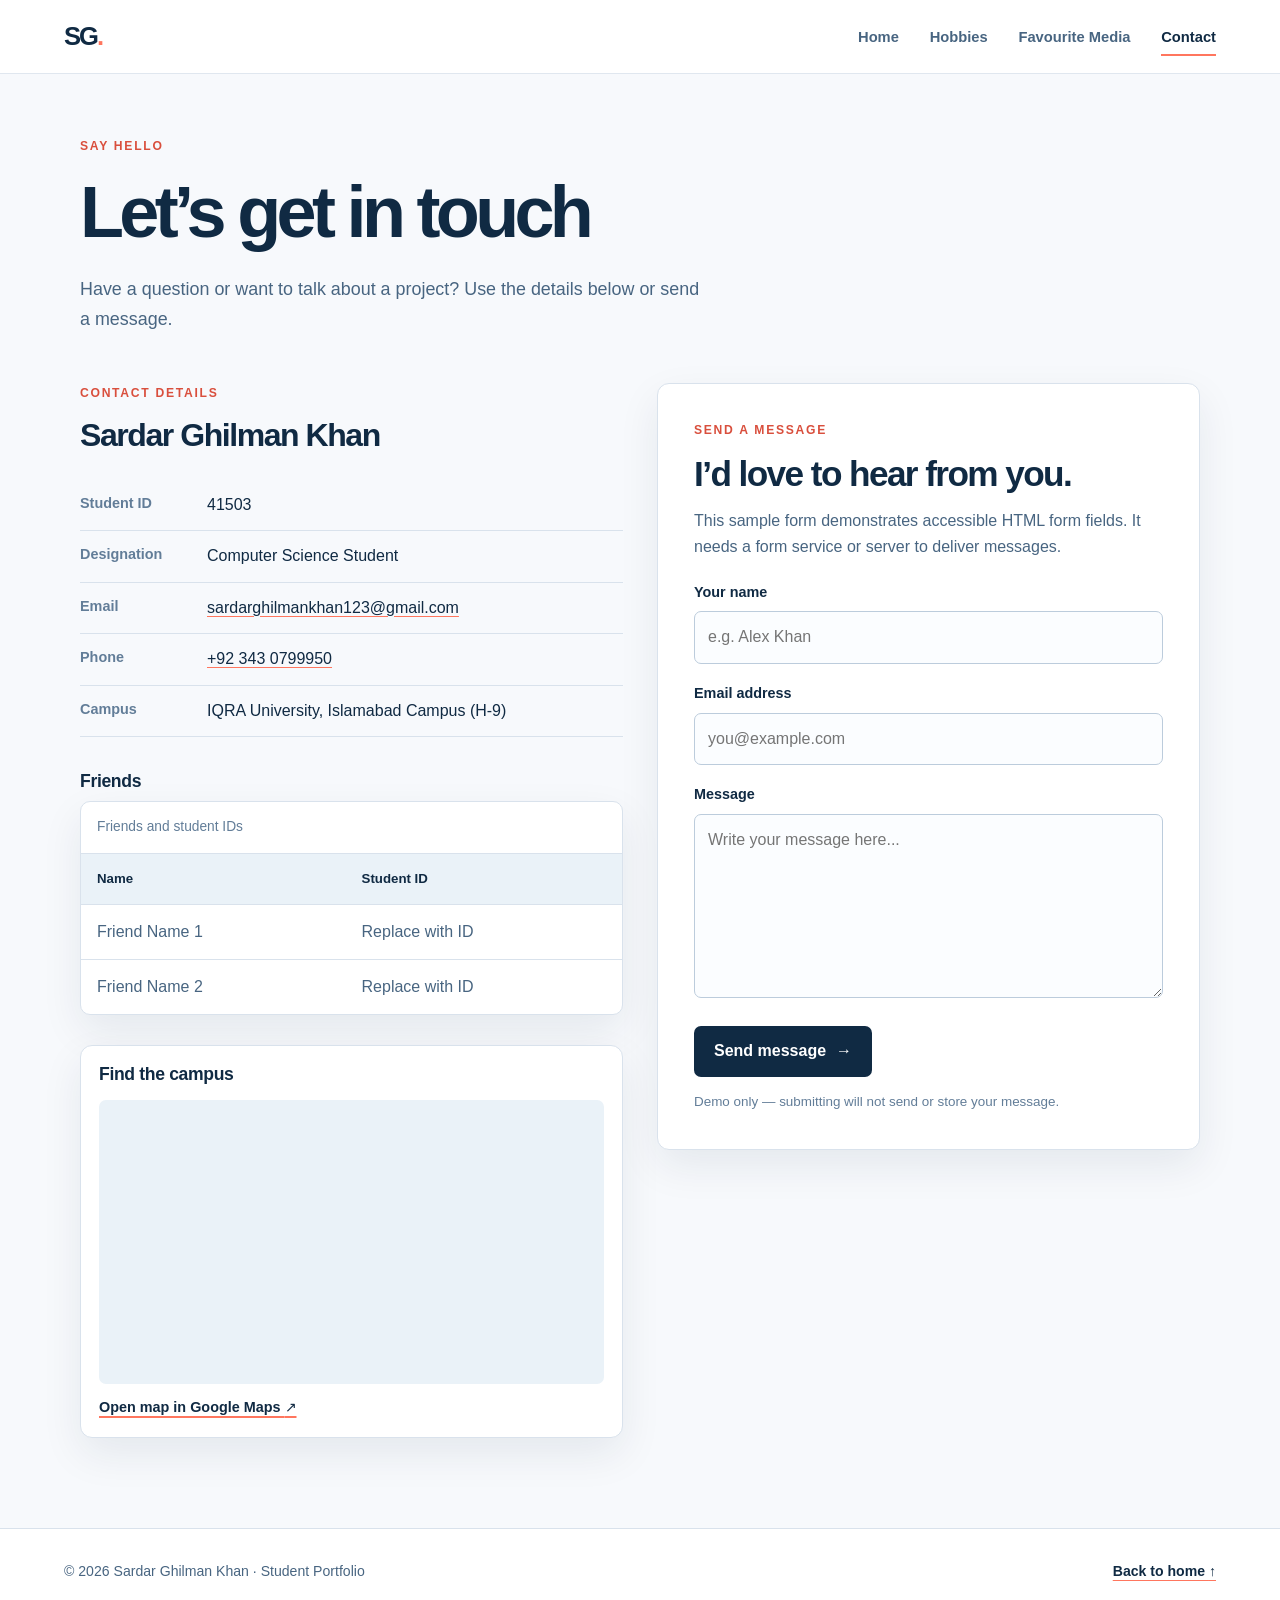
<file: contact.html>
<!doctype html>
<html lang="en">
<head>
  <meta charset="utf-8">
  <meta name="viewport" content="width=device-width, initial-scale=1">
  <meta name="description" content="Contact Sardar Ghilman Khan, Computer Science student at IQRA University Islamabad Campus.">
  <meta name="theme-color" content="#102a43">
  <title>Contact | Sardar Ghilman Khan</title>
  <link rel="icon" href="images/favicon.svg" type="image/svg+xml">
  <link rel="stylesheet" href="css/style.css">
</head>
<body>
  <header class="site-header">
    <a class="brand" href="index.html" aria-label="Sardar Ghilman Khan portfolio home">SG<span>.</span></a>
    <nav class="site-nav" aria-label="Main navigation">
      <a href="index.html">Home</a><a href="hobbies.html">Hobbies</a><a href="media.html">Favourite Media</a><a aria-current="page" href="contact.html">Contact</a>
    </nav>
  </header>
  <main class="page-width page-main">
    <header class="page-heading"><p class="eyebrow">Say hello</p><h1>Let’s get in touch</h1><p class="lead">Have a question or want to talk about a project? Use the details below or send a message.</p></header>
    <div class="contact-grid">
      <section class="contact-details" aria-labelledby="details-title"><p class="eyebrow">Contact details</p><h2 id="details-title">Sardar Ghilman Khan</h2>
        <dl class="details-list"><div><dt>Student ID</dt><dd>41503</dd></div><div><dt>Designation</dt><dd>Computer Science Student</dd></div><div><dt>Email</dt><dd><a href="mailto:sardarghilmankhan123@gmail.com">sardarghilmankhan123@gmail.com</a></dd></div><div><dt>Phone</dt><dd><a href="tel:+923430799950">+92 343 0799950</a></dd></div><div><dt>Campus</dt><dd>IQRA University, Islamabad Campus (H-9)</dd></div></dl>
        <h3 class="friends-heading">Friends</h3><div class="table-wrap"><table><caption>Friends and student IDs</caption><thead><tr><th scope="col">Name</th><th scope="col">Student ID</th></tr></thead><tbody><tr><td>Friend Name 1</td><td>Replace with ID</td></tr><tr><td>Friend Name 2</td><td>Replace with ID</td></tr></tbody></table></div>
        <div class="map-card"><h3>Find the campus</h3><div class="map-frame"><iframe src="https://maps.google.com/maps?q=IQRA%20University%20Islamabad%20Campus%20H-9&amp;output=embed" title="Map showing IQRA University Islamabad Campus in H-9" loading="lazy" referrerpolicy="no-referrer-when-downgrade" allowfullscreen></iframe></div><p><a class="text-link" href="https://maps.google.com/?q=IQRA+University+Islamabad+Campus+H-9" target="_blank" rel="noopener noreferrer">Open map in Google Maps <span aria-hidden="true">↗</span></a></p></div>
      </section>
      <section class="form-card" aria-labelledby="form-title"><p class="eyebrow">Send a message</p><h2 id="form-title">I’d love to hear from you.</h2><p class="section-intro">This sample form demonstrates accessible HTML form fields. It needs a form service or server to deliver messages.</p>
        <form action="#" method="post">
          <div class="form-field"><label for="name">Your name</label><input id="name" name="name" type="text" autocomplete="name" placeholder="e.g. Alex Khan" required></div>
          <div class="form-field"><label for="email">Email address</label><input id="email" name="email" type="email" autocomplete="email" placeholder="you@example.com" required></div>
          <div class="form-field"><label for="message">Message</label><textarea id="message" name="message" rows="6" placeholder="Write your message here..." required></textarea></div>
          <button class="button" type="submit">Send message <span aria-hidden="true">→</span></button>
          <p class="form-note">Demo only — submitting will not send or store your message.</p>
        </form>
      </section>
    </div>
  </main>
  <footer class="site-footer"><p>© 2026 Sardar Ghilman Khan · Student Portfolio</p><a href="index.html">Back to home <span aria-hidden="true">↑</span></a></footer>
</body>
</html>
</file>
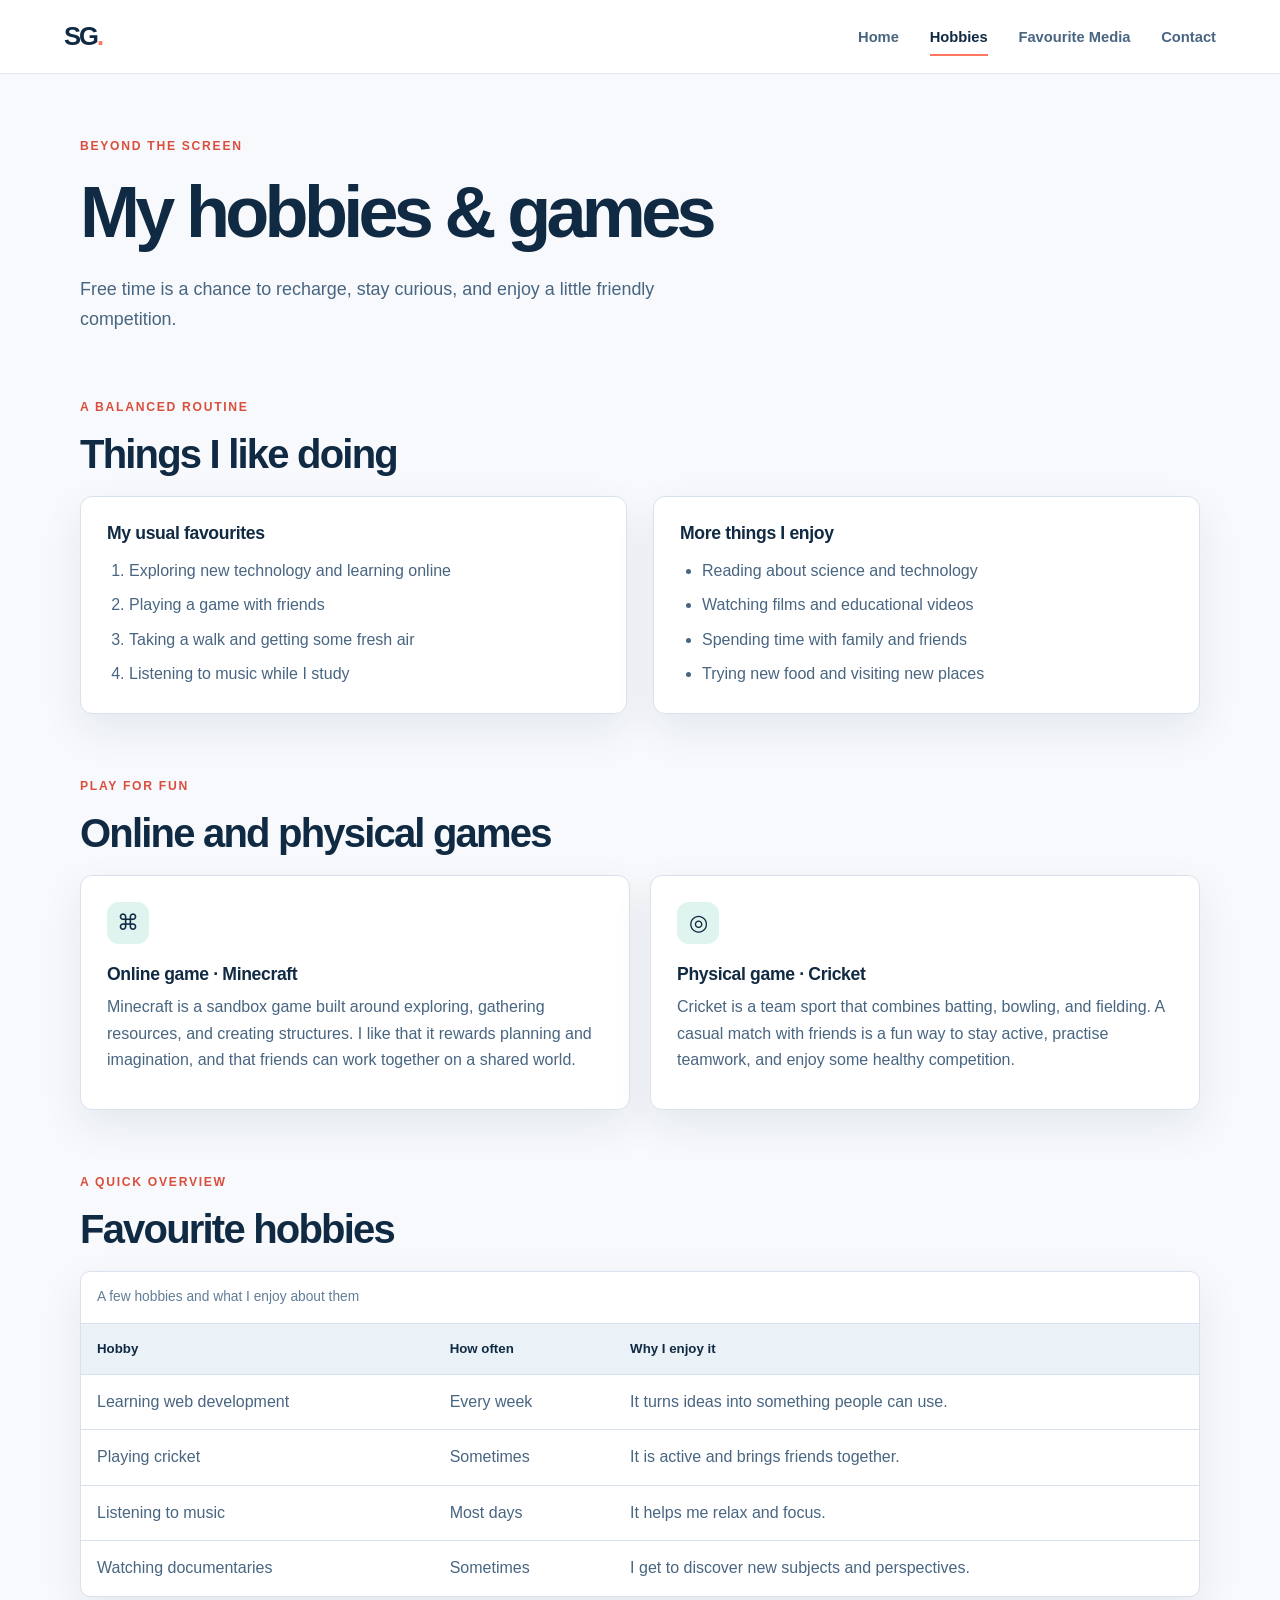
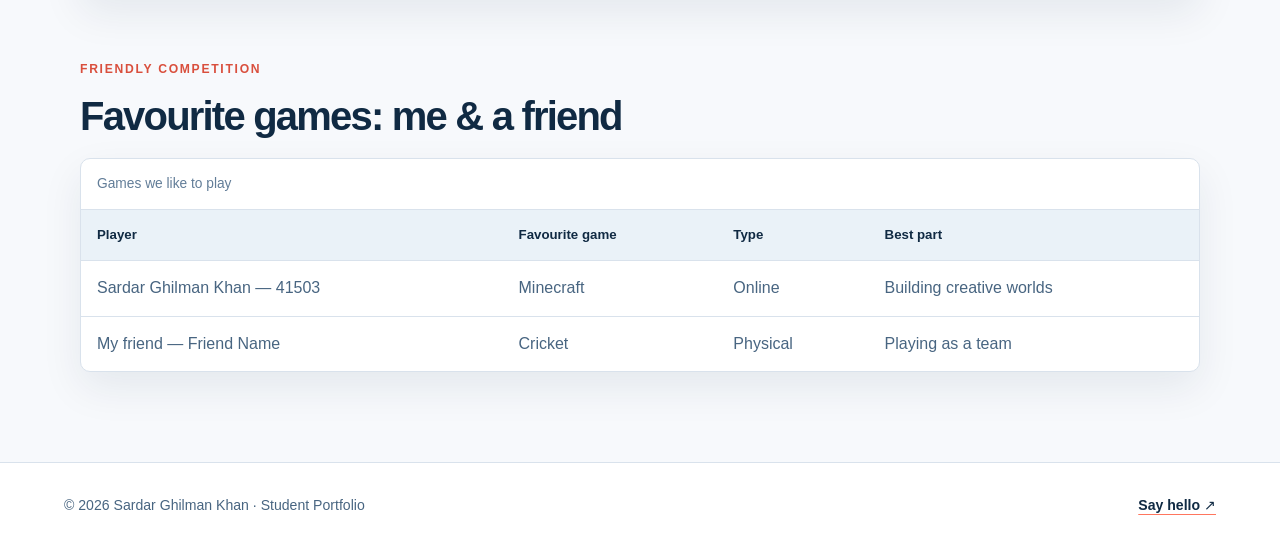
<file: hobbies.html>
<!doctype html>
<html lang="en">
<head>
  <meta charset="utf-8">
  <meta name="viewport" content="width=device-width, initial-scale=1">
  <meta name="description" content="Sardar Ghilman Khan's favourite hobbies and games.">
  <meta name="theme-color" content="#102a43">
  <title>Hobbies | Sardar Ghilman Khan</title>
  <link rel="icon" href="images/favicon.svg" type="image/svg+xml">
  <link rel="stylesheet" href="css/style.css">
</head>
<body>
  <header class="site-header">
    <a class="brand" href="index.html" aria-label="Sardar Ghilman Khan portfolio home">SG<span>.</span></a>
    <nav class="site-nav" aria-label="Main navigation">
      <a href="index.html">Home</a><a aria-current="page" href="hobbies.html">Hobbies</a><a href="media.html">Favourite Media</a><a href="contact.html">Contact</a>
    </nav>
  </header>
  <main class="page-width page-main">
    <header class="page-heading"><p class="eyebrow">Beyond the screen</p><h1>My hobbies &amp; games</h1><p class="lead">Free time is a chance to recharge, stay curious, and enjoy a little friendly competition.</p></header>
    <section class="content-section split-section" aria-labelledby="hobbies-title">
      <div><p class="eyebrow">A balanced routine</p><h2 id="hobbies-title">Things I like doing</h2>
        <article class="note-card"><h3>My usual favourites</h3><ol><li>Exploring new technology and learning online</li><li>Playing a game with friends</li><li>Taking a walk and getting some fresh air</li><li>Listening to music while I study</li></ol></article>
      </div>
      <article class="note-card list-card"><h3>More things I enjoy</h3><ul><li>Reading about science and technology</li><li>Watching films and educational videos</li><li>Spending time with family and friends</li><li>Trying new food and visiting new places</li></ul></article>
    </section>
    <section class="content-section" aria-labelledby="games-title"><p class="eyebrow">Play for fun</p><h2 id="games-title">Online and physical games</h2>
      <div class="feature-grid">
        <article class="feature-card"><span class="feature-icon" aria-hidden="true">⌘</span><h3>Online game · Minecraft</h3><p>Minecraft is a sandbox game built around exploring, gathering resources, and creating structures. I like that it rewards planning and imagination, and that friends can work together on a shared world.</p></article>
        <article class="feature-card"><span class="feature-icon" aria-hidden="true">◎</span><h3>Physical game · Cricket</h3><p>Cricket is a team sport that combines batting, bowling, and fielding. A casual match with friends is a fun way to stay active, practise teamwork, and enjoy some healthy competition.</p></article>
      </div>
    </section>
    <section class="content-section" aria-labelledby="hobby-table-title"><p class="eyebrow">A quick overview</p><h2 id="hobby-table-title">Favourite hobbies</h2>
      <div class="table-wrap"><table><caption>A few hobbies and what I enjoy about them</caption><thead><tr><th scope="col">Hobby</th><th scope="col">How often</th><th scope="col">Why I enjoy it</th></tr></thead><tbody><tr><td>Learning web development</td><td>Every week</td><td>It turns ideas into something people can use.</td></tr><tr><td>Playing cricket</td><td>Sometimes</td><td>It is active and brings friends together.</td></tr><tr><td>Listening to music</td><td>Most days</td><td>It helps me relax and focus.</td></tr><tr><td>Watching documentaries</td><td>Sometimes</td><td>I get to discover new subjects and perspectives.</td></tr></tbody></table></div>
    </section>
    <section class="content-section" aria-labelledby="games-table-title"><p class="eyebrow">Friendly competition</p><h2 id="games-table-title">Favourite games: me &amp; a friend</h2>
      <div class="table-wrap"><table><caption>Games we like to play</caption><thead><tr><th scope="col">Player</th><th scope="col">Favourite game</th><th scope="col">Type</th><th scope="col">Best part</th></tr></thead><tbody><tr><td>Sardar Ghilman Khan — 41503</td><td>Minecraft</td><td>Online</td><td>Building creative worlds</td></tr><tr><td>My friend — Friend Name</td><td>Cricket</td><td>Physical</td><td>Playing as a team</td></tr></tbody></table></div>
    </section>
  </main>
  <footer class="site-footer"><p>© 2026 Sardar Ghilman Khan · Student Portfolio</p><a href="contact.html">Say hello <span aria-hidden="true">↗</span></a></footer>
</body>
</html>
</file>
<file: css/style.css>
/* Student Portfolio — shared styles for all four pages */
:root {
  color-scheme: light;
  --ink: #102a43;
  --ink-soft: #486581;
  --muted: #627d98;
  --paper: #f7f9fc;
  --white: #ffffff;
  --line: #d9e2ec;
  --accent: #ff765e;
  --accent-dark: #d94f3d;
  --teal: #dff4ef;
  --shadow: 0 16px 42px rgba(16, 42, 67, 0.08);
  font-family: "Segoe UI", Arial, sans-serif;
  font-synthesis: none;
  text-rendering: optimizeLegibility;
}

* { box-sizing: border-box; }
html { scroll-behavior: smooth; }
body { margin: 0; background: var(--paper); color: var(--ink); font-size: 16px; line-height: 1.65; }
a { color: inherit; }
img { display: block; max-width: 100%; }
.site-header { position: sticky; top: 0; z-index: 10; min-height: 74px; padding: 0 max(5vw, calc((100vw - 1180px) / 2)); display: flex; align-items: center; justify-content: space-between; gap: 24px; background: rgba(255,255,255,.96); border-bottom: 1px solid rgba(217,226,236,.8); backdrop-filter: blur(12px); }
.brand { color: var(--ink); text-decoration: none; font-size: 1.6rem; font-weight: 850; letter-spacing: -.08em; }
.brand span { color: var(--accent); }
.site-nav { display: flex; align-items: center; justify-content: flex-end; gap: clamp(14px, 2.4vw, 34px); }
.site-nav a { position: relative; padding: 25px 0 23px; color: var(--ink-soft); text-decoration: none; font-size: .92rem; font-weight: 650; white-space: nowrap; }
.site-nav a::after { position: absolute; right: 0; bottom: 17px; left: 0; height: 2px; background: var(--accent); content: ""; transform: scaleX(0); transform-origin: left; transition: transform .2s ease; }
.site-nav a:hover, .site-nav a[aria-current="page"] { color: var(--ink); }
.site-nav a:hover::after, .site-nav a[aria-current="page"]::after { transform: scaleX(1); }
.page-width { width: min(1120px, calc(100% - 64px)); margin-inline: auto; }
.hero { min-height: 560px; display: grid; grid-template-columns: 1.1fr .9fr; align-items: center; gap: 52px; padding-block: 70px; }
.eyebrow { margin: 0 0 13px; color: var(--accent-dark); font-size: .76rem; font-weight: 800; letter-spacing: .14em; text-transform: uppercase; }
h1, h2, h3, p { margin-top: 0; }
h1, h2, h3 { line-height: 1.2; }
h1 { margin-bottom: 20px; font-size: clamp(2.6rem, 6vw, 5rem); letter-spacing: -.065em; }
h1 span { color: var(--accent-dark); }
h2 { margin-bottom: 18px; font-size: clamp(1.65rem, 3.2vw, 2.5rem); letter-spacing: -.045em; }
h3 { margin-bottom: 9px; font-size: 1.1rem; letter-spacing: -.02em; }
p { color: var(--ink-soft); }
.lead { max-width: 620px; margin-bottom: 28px; color: var(--ink-soft); font-size: 1.12rem; }
.hero-copy .lead { max-width: 580px; }
.hero-actions { display: flex; align-items: center; flex-wrap: wrap; gap: 22px; }
.button { min-height: 48px; display: inline-flex; align-items: center; justify-content: center; gap: 10px; padding: 12px 20px; border: 0; border-radius: 7px; background: var(--ink); color: var(--white); text-decoration: none; font: inherit; font-weight: 700; cursor: pointer; transition: background .2s ease, transform .2s ease; }
.button:hover { background: var(--accent-dark); transform: translateY(-2px); }
.text-link { color: var(--ink); font-weight: 750; text-decoration-color: var(--accent); text-decoration-thickness: 2px; text-underline-offset: 4px; }
.text-link:hover { color: var(--accent-dark); }
.hero-art { margin: 0; padding: 26px; border-radius: 22px; background: var(--teal); box-shadow: var(--shadow); }
.hero-art img { width: 100%; max-height: 360px; object-fit: contain; }
.hero-art figcaption { margin-top: 12px; color: var(--ink-soft); font-size: .83rem; text-align: center; }
.intro-section { padding-block: 60px; border-top: 1px solid var(--line); }
.intro-section h2 { max-width: 680px; }
.intro-grid { display: grid; grid-template-columns: 1.2fr .8fr; align-items: start; gap: 50px; }
.intro-grid > p { max-width: 600px; margin: 0; }
.note-card, .feature-card, .quick-card, .form-card { padding: 26px; border: 1px solid var(--line); border-radius: 12px; background: var(--white); box-shadow: var(--shadow); }
.note-card p:last-child, .feature-card p:last-child, .quick-card p:last-child { margin-bottom: 0; }
.note-card ol, .note-card ul { margin: 14px 0 0; padding-left: 22px; color: var(--ink-soft); }
.note-card li + li { margin-top: 8px; }
.quick-links { display: grid; grid-template-columns: repeat(3, 1fr); gap: 18px; padding-block: 20px 80px; }
.quick-card { min-height: 255px; display: flex; flex-direction: column; align-items: flex-start; }
.quick-card p { flex: 1; }
.card-number { margin-bottom: 22px; color: var(--accent-dark); font-size: .8rem; font-weight: 800; letter-spacing: .12em; }
.page-main { padding-block: 62px 90px; }
.page-heading { max-width: 760px; margin-bottom: 48px; }
.page-heading h1 { font-size: clamp(2.7rem, 6vw, 4.5rem); }
.page-heading .lead { margin-bottom: 0; }
.content-section { margin-top: 62px; }
.split-section { display: grid; grid-template-columns: 1fr 1fr; align-items: end; gap: 26px; }
.split-section > div > .note-card { max-width: 550px; }
.list-card { margin-bottom: 0; }
.feature-grid { display: grid; grid-template-columns: repeat(2, 1fr); gap: 20px; }
.feature-card { min-height: 235px; }
.feature-icon { width: 42px; height: 42px; display: grid; place-items: center; margin-bottom: 20px; border-radius: 12px; background: var(--teal); color: var(--ink); font-size: 1.4rem; }
.table-wrap { width: 100%; overflow-x: auto; border: 1px solid var(--line); border-radius: 10px; background: var(--white); box-shadow: var(--shadow); }
table { width: 100%; border-collapse: collapse; text-align: left; }
caption { padding: 14px 16px; color: var(--muted); font-size: .86rem; text-align: left; }
th, td { padding: 14px 16px; border-top: 1px solid var(--line); vertical-align: top; }
th { background: #eaf2f8; color: var(--ink); font-size: .83rem; font-weight: 800; }
td { color: var(--ink-soft); }
tbody tr { transition: background-color .18s ease; }
tbody tr:hover { background: #fff0ec; }
.small-note, .form-note { margin: 12px 0 0; color: var(--muted); font-size: .84rem; }
.media-layout { display: grid; grid-template-columns: minmax(0, .88fr) minmax(0, 1.12fr); align-items: start; gap: 34px; }
.media-column, .video-column { min-width: 0; }
.media-post { overflow: hidden; margin-top: 20px; border: 1px solid var(--line); border-radius: 12px; background: var(--white); box-shadow: var(--shadow); }
.post-meta { display: flex; align-items: center; gap: 12px; padding: 16px; }
.post-meta h3 { margin: 0 0 3px; font-size: .95rem; }
.post-meta p { margin: 0; color: var(--muted); font-size: .8rem; }
.avatar { width: 40px; height: 40px; display: grid; place-items: center; border-radius: 50%; background: var(--teal); color: var(--ink); font-weight: 800; }
.avatar-alt { background: #fff0ec; color: var(--accent-dark); }
.post-image { width: 100%; max-height: 340px; object-fit: cover; background: var(--teal); }
.media-post:first-of-type .post-image { object-fit: contain; padding: 20px; }
.post-caption { margin: 0; padding: 16px; font-size: .92rem; }
.section-intro { margin: -5px 0 20px; }
.video-list { display: grid; grid-template-columns: repeat(2, minmax(0, 1fr)); gap: 16px; }
.video-card { min-width: 0; padding: 13px; border: 1px solid var(--line); border-radius: 10px; background: var(--white); box-shadow: var(--shadow); }
.video-card h3 { min-height: 2.5em; margin-bottom: 10px; font-size: .91rem; }
.video-frame, .map-frame { position: relative; width: 100%; overflow: hidden; border-radius: 7px; background: #eaf2f8; aspect-ratio: 16 / 9; }
.video-frame iframe, .map-frame iframe { position: absolute; inset: 0; width: 100%; height: 100%; border: 0; }
.contact-grid { display: grid; grid-template-columns: 1fr 1fr; align-items: start; gap: 34px; }
.contact-details > h2 { font-size: 2rem; }
.details-list { margin: 26px 0; }
.details-list div { display: grid; grid-template-columns: 115px 1fr; gap: 12px; padding: 12px 0; border-bottom: 1px solid var(--line); }
.details-list dt { color: var(--muted); font-size: .9rem; font-weight: 700; }
.details-list dd { margin: 0; color: var(--ink); overflow-wrap: anywhere; }
.details-list a { text-decoration-color: var(--accent); text-underline-offset: 3px; }
.friends-heading { margin-top: 34px; }
.map-card { margin-top: 30px; padding: 18px; border: 1px solid var(--line); border-radius: 12px; background: var(--white); box-shadow: var(--shadow); }
.map-card h3 { margin-bottom: 14px; }
.map-card > p { margin: 12px 0 0; font-size: .9rem; }
.form-card { padding: clamp(22px, 4vw, 36px); }
.form-card h2 { font-size: clamp(1.6rem, 3vw, 2.2rem); }
.form-field { margin-top: 18px; }
.form-field label { display: block; margin-bottom: 7px; color: var(--ink); font-size: .9rem; font-weight: 750; }
.form-field input, .form-field textarea { width: 100%; min-height: 48px; padding: 12px 13px; border: 1px solid #bcccdc; border-radius: 7px; background: #fbfdff; color: var(--ink); font: inherit; }
.form-field textarea { min-height: 140px; resize: vertical; }
.form-field input:focus, .form-field textarea:focus { outline: 3px solid rgba(255,118,94,.22); border-color: var(--accent-dark); }
.form-card form > .button { margin-top: 20px; }
.form-note { margin-top: 14px; }
.site-footer { min-height: 86px; display: flex; align-items: center; justify-content: space-between; gap: 18px; padding: 20px max(5vw, calc((100vw - 1180px) / 2)); border-top: 1px solid var(--line); background: var(--white); }
.site-footer p { margin: 0; font-size: .88rem; }
.site-footer a { color: var(--ink); font-size: .88rem; font-weight: 750; text-decoration-color: var(--accent); text-underline-offset: 4px; }

@media (max-width: 760px) {
  .site-header { min-height: auto; flex-direction: column; justify-content: center; gap: 2px; padding: 10px 20px 0; }
  .brand { font-size: 1.35rem; }
  .site-nav { width: 100%; justify-content: center; flex-wrap: wrap; gap: 0 18px; }
  .site-nav a { padding: 11px 0 13px; font-size: .83rem; }
  .site-nav a::after { bottom: 7px; }
  .page-width { width: min(100% - 36px, 600px); }
  .hero { min-height: 0; grid-template-columns: 1fr; gap: 32px; padding-block: 50px; }
  .hero-art { max-width: 440px; justify-self: center; }
  .intro-section { padding-block: 42px; }
  .intro-grid, .quick-links, .split-section, .feature-grid, .media-layout, .contact-grid { grid-template-columns: 1fr; }
  .intro-grid { gap: 22px; }
  .quick-links { gap: 14px; padding-bottom: 54px; }
  .quick-card { min-height: 0; }
  .page-main { padding-block: 44px 62px; }
  .page-heading { margin-bottom: 36px; }
  .content-section { margin-top: 44px; }
  .split-section { align-items: stretch; }
  .list-card { margin: 0; }
  .media-layout { gap: 42px; }
  .contact-grid { gap: 28px; }
}

@media (max-width: 420px) {
  body { font-size: 15px; }
  .site-header { padding-inline: 12px; }
  .site-nav { column-gap: 13px; }
  .site-nav a { font-size: .77rem; }
  .page-width { width: calc(100% - 32px); }
  .hero { padding-block: 38px; }
  h1 { font-size: 2.55rem; }
  .lead { font-size: 1rem; }
  .hero-art { padding: 16px; }
  .hero-actions { align-items: flex-start; flex-direction: column; gap: 14px; }
  .note-card, .feature-card, .quick-card { padding: 20px; }
  .video-list { grid-template-columns: 1fr; }
  .video-card h3 { min-height: 0; }
  .details-list div { grid-template-columns: 94px minmax(0, 1fr); gap: 8px; }
  th, td { padding: 11px 12px; }
  .site-footer { align-items: flex-start; flex-direction: column; padding: 20px; }
}

@media (prefers-reduced-motion: reduce) {
  *, *::before, *::after { scroll-behavior: auto !important; transition-duration: .01ms !important; }
}
</file>
